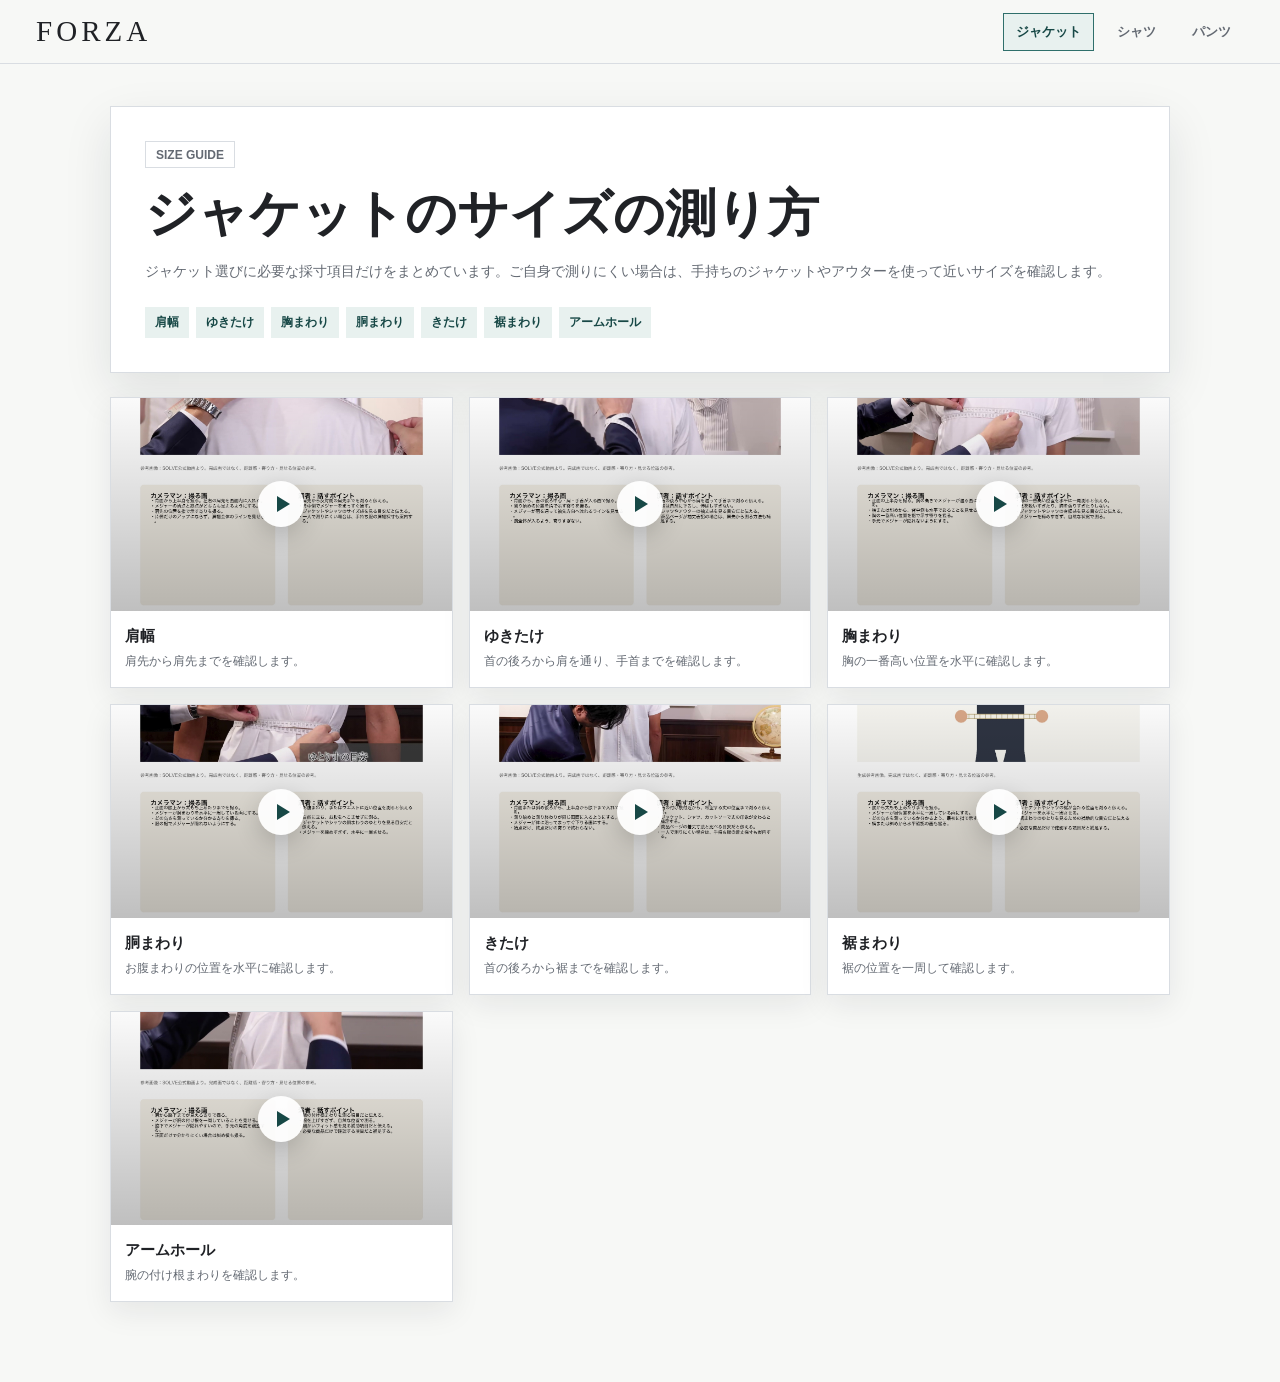
<file: jacket.html>
<!doctype html>
<html lang="ja">
<head>
  <meta charset="utf-8">
  <meta name="viewport" content="width=device-width, initial-scale=1">
  <title>ジャケットのサイズの測り方</title>
  <link rel="stylesheet" href="styles.css">
</head>
<body>
  <header class="site-header">
    <a class="brand" href="index.html">FORZA</a>
    <nav class="nav" aria-label="確認用ナビゲーション">
      <a class="current" href="jacket.html">ジャケット</a>
      <a href="shirt.html">シャツ</a>
      <a href="pants.html">パンツ</a>
    </nav>
  </header>

  <main class="page guide-page">
    <section class="guide-hero">
      <span class="label">SIZE GUIDE</span>
      <h1>ジャケットのサイズの測り方</h1>
      <p>ジャケット選びに必要な採寸項目だけをまとめています。ご自身で測りにくい場合は、手持ちのジャケットやアウターを使って近いサイズを確認します。</p>
      <div class="pill-list">
        <span>肩幅</span><span>ゆきたけ</span><span>胸まわり</span><span>胴まわり</span><span>きたけ</span><span>裾まわり</span><span>アームホール</span>
      </div>
    </section>

    <section class="video-grid" aria-label="ジャケット採寸動画">
      <article class="video-card"><div class="thumb"><img src="assets/shoulder.jpg" alt="肩幅の測り方"><span class="play"></span></div><div class="card-body"><strong>肩幅</strong><span>肩先から肩先までを確認します。</span></div></article>
      <article class="video-card"><div class="thumb"><img src="assets/yuki.jpg" alt="ゆきたけの測り方"><span class="play"></span></div><div class="card-body"><strong>ゆきたけ</strong><span>首の後ろから肩を通り、手首までを確認します。</span></div></article>
      <article class="video-card"><div class="thumb"><img src="assets/chest.jpg" alt="胸まわりの測り方"><span class="play"></span></div><div class="card-body"><strong>胸まわり</strong><span>胸の一番高い位置を水平に確認します。</span></div></article>
      <article class="video-card"><div class="thumb"><img src="assets/waist_body.jpg" alt="胴まわりの測り方"><span class="play"></span></div><div class="card-body"><strong>胴まわり</strong><span>お腹まわりの位置を水平に確認します。</span></div></article>
      <article class="video-card"><div class="thumb"><img src="assets/length.jpg" alt="きたけの測り方"><span class="play"></span></div><div class="card-body"><strong>きたけ</strong><span>首の後ろから裾までを確認します。</span></div></article>
      <article class="video-card"><div class="thumb"><img src="assets/hem.jpg" alt="裾まわりの測り方"><span class="play"></span></div><div class="card-body"><strong>裾まわり</strong><span>裾の位置を一周して確認します。</span></div></article>
      <article class="video-card"><div class="thumb"><img src="assets/armhole.jpg" alt="アームホールの測り方"><span class="play"></span></div><div class="card-body"><strong>アームホール</strong><span>腕の付け根まわりを確認します。</span></div></article>
    </section>
  </main>
</body>
</html>
</file>
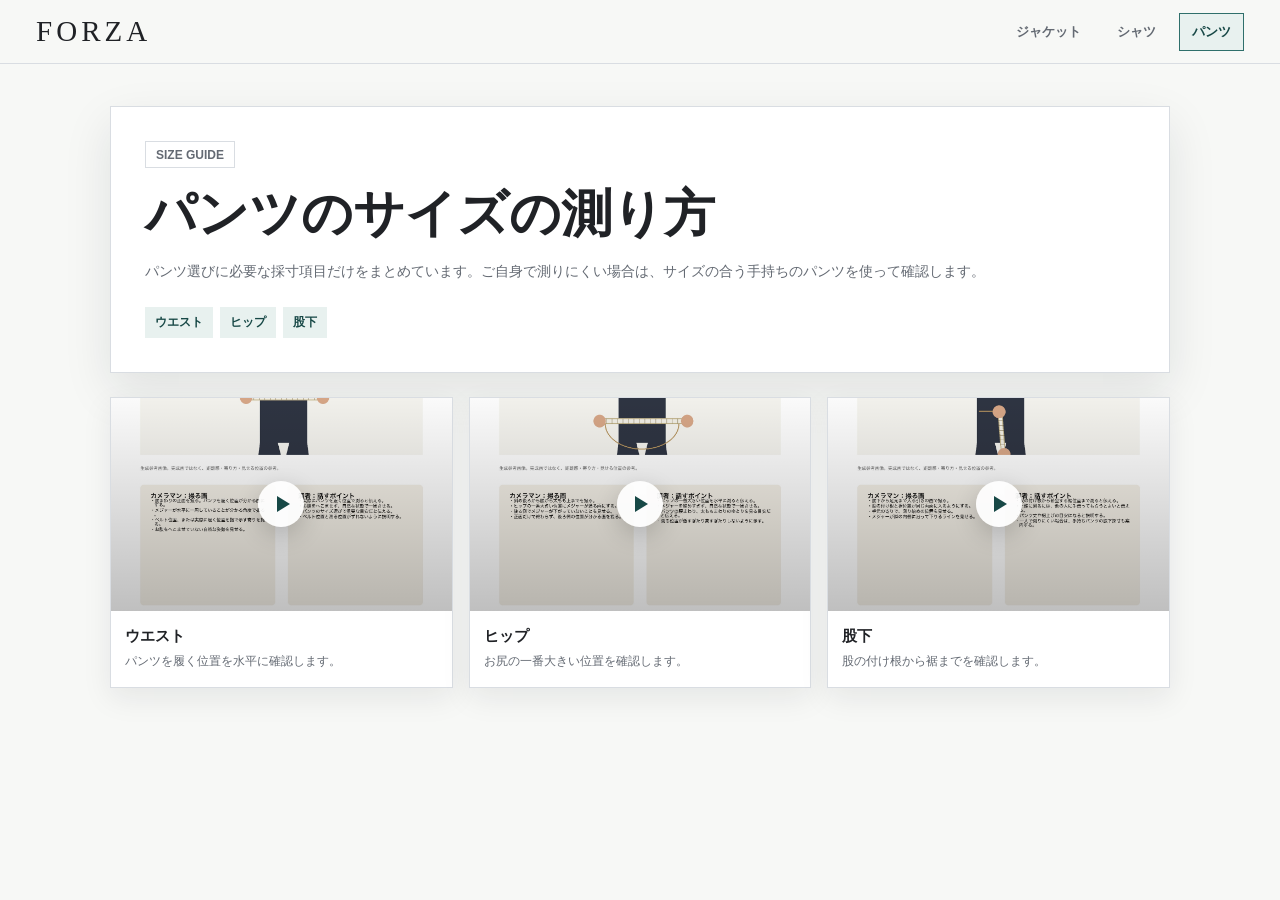
<file: pants.html>
<!doctype html>
<html lang="ja">
<head>
  <meta charset="utf-8">
  <meta name="viewport" content="width=device-width, initial-scale=1">
  <title>パンツのサイズの測り方</title>
  <link rel="stylesheet" href="styles.css">
</head>
<body>
  <header class="site-header">
    <a class="brand" href="index.html">FORZA</a>
    <nav class="nav" aria-label="確認用ナビゲーション">
      <a href="jacket.html">ジャケット</a>
      <a href="shirt.html">シャツ</a>
      <a class="current" href="pants.html">パンツ</a>
    </nav>
  </header>

  <main class="page guide-page">
    <section class="guide-hero">
      <span class="label">SIZE GUIDE</span>
      <h1>パンツのサイズの測り方</h1>
      <p>パンツ選びに必要な採寸項目だけをまとめています。ご自身で測りにくい場合は、サイズの合う手持ちのパンツを使って確認します。</p>
      <div class="pill-list">
        <span>ウエスト</span><span>ヒップ</span><span>股下</span>
      </div>
    </section>

    <section class="video-grid" aria-label="パンツ採寸動画">
      <article class="video-card"><div class="thumb"><img src="assets/waist_pants.jpg" alt="ウエストの測り方"><span class="play"></span></div><div class="card-body"><strong>ウエスト</strong><span>パンツを履く位置を水平に確認します。</span></div></article>
      <article class="video-card"><div class="thumb"><img src="assets/hip.jpg" alt="ヒップの測り方"><span class="play"></span></div><div class="card-body"><strong>ヒップ</strong><span>お尻の一番大きい位置を確認します。</span></div></article>
      <article class="video-card"><div class="thumb"><img src="assets/inseam.jpg" alt="股下の測り方"><span class="play"></span></div><div class="card-body"><strong>股下</strong><span>股の付け根から裾までを確認します。</span></div></article>
    </section>
  </main>
</body>
</html>
</file>
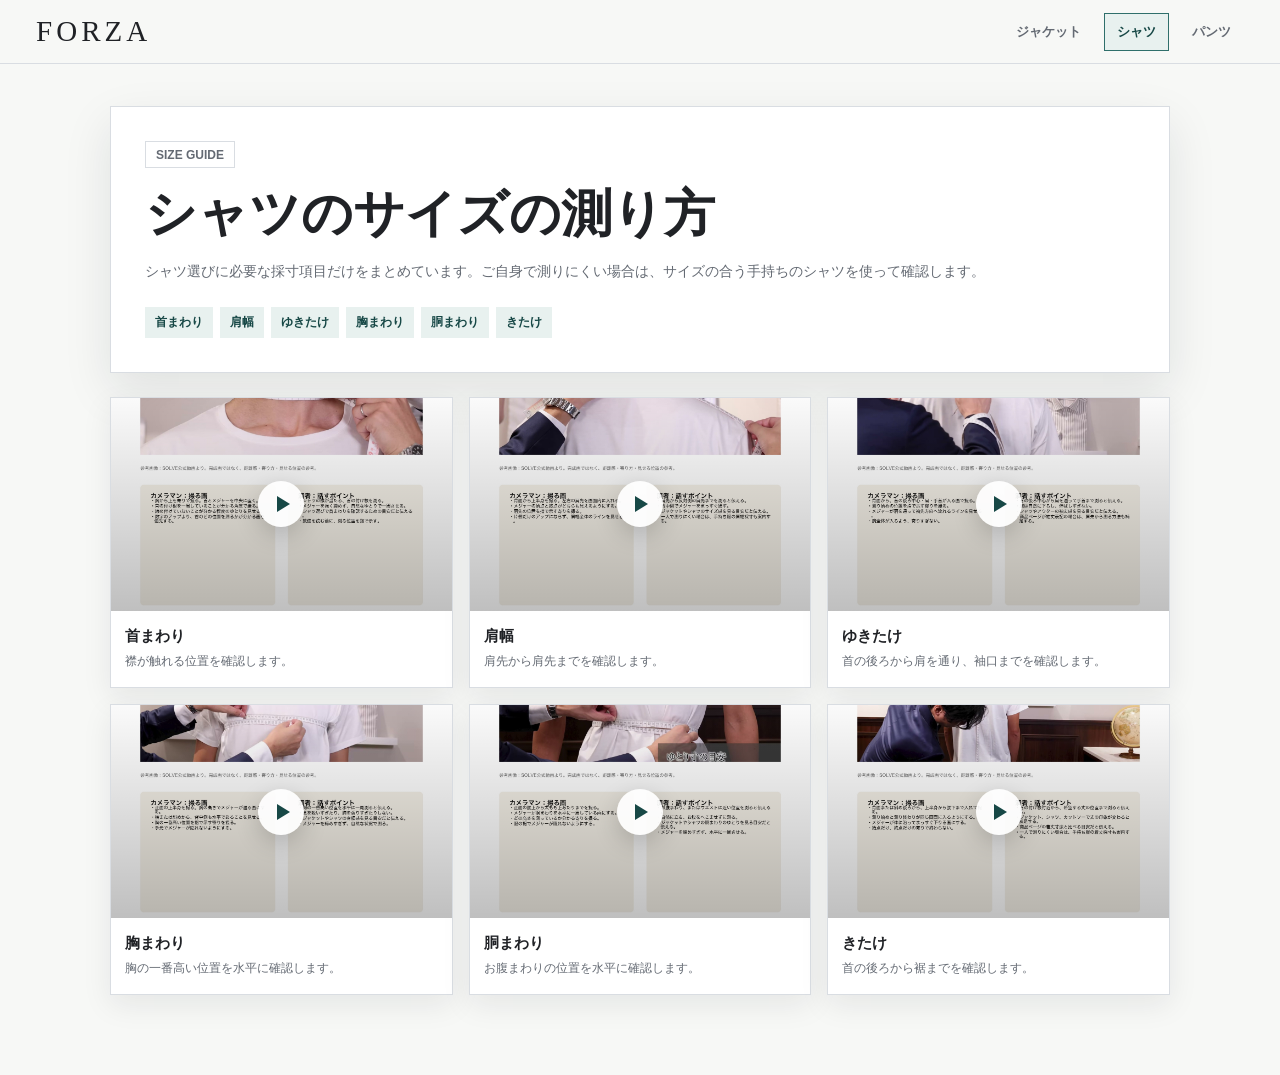
<file: shirt.html>
<!doctype html>
<html lang="ja">
<head>
  <meta charset="utf-8">
  <meta name="viewport" content="width=device-width, initial-scale=1">
  <title>シャツのサイズの測り方</title>
  <link rel="stylesheet" href="styles.css">
</head>
<body>
  <header class="site-header">
    <a class="brand" href="index.html">FORZA</a>
    <nav class="nav" aria-label="確認用ナビゲーション">
      <a href="jacket.html">ジャケット</a>
      <a class="current" href="shirt.html">シャツ</a>
      <a href="pants.html">パンツ</a>
    </nav>
  </header>

  <main class="page guide-page">
    <section class="guide-hero">
      <span class="label">SIZE GUIDE</span>
      <h1>シャツのサイズの測り方</h1>
      <p>シャツ選びに必要な採寸項目だけをまとめています。ご自身で測りにくい場合は、サイズの合う手持ちのシャツを使って確認します。</p>
      <div class="pill-list">
        <span>首まわり</span><span>肩幅</span><span>ゆきたけ</span><span>胸まわり</span><span>胴まわり</span><span>きたけ</span>
      </div>
    </section>

    <section class="video-grid" aria-label="シャツ採寸動画">
      <article class="video-card"><div class="thumb"><img src="assets/neck.jpg" alt="首まわりの測り方"><span class="play"></span></div><div class="card-body"><strong>首まわり</strong><span>襟が触れる位置を確認します。</span></div></article>
      <article class="video-card"><div class="thumb"><img src="assets/shoulder.jpg" alt="肩幅の測り方"><span class="play"></span></div><div class="card-body"><strong>肩幅</strong><span>肩先から肩先までを確認します。</span></div></article>
      <article class="video-card"><div class="thumb"><img src="assets/yuki.jpg" alt="ゆきたけの測り方"><span class="play"></span></div><div class="card-body"><strong>ゆきたけ</strong><span>首の後ろから肩を通り、袖口までを確認します。</span></div></article>
      <article class="video-card"><div class="thumb"><img src="assets/chest.jpg" alt="胸まわりの測り方"><span class="play"></span></div><div class="card-body"><strong>胸まわり</strong><span>胸の一番高い位置を水平に確認します。</span></div></article>
      <article class="video-card"><div class="thumb"><img src="assets/waist_body.jpg" alt="胴まわりの測り方"><span class="play"></span></div><div class="card-body"><strong>胴まわり</strong><span>お腹まわりの位置を水平に確認します。</span></div></article>
      <article class="video-card"><div class="thumb"><img src="assets/length.jpg" alt="きたけの測り方"><span class="play"></span></div><div class="card-body"><strong>きたけ</strong><span>首の後ろから裾までを確認します。</span></div></article>
    </section>
  </main>
</body>
</html>
</file>
<file: styles.css>
:root {
  --ink: #202226;
  --muted: #646a73;
  --line: #d9dde2;
  --paper: #f7f8f6;
  --panel: #ffffff;
  --accent: #2f6f6b;
  --accent-dark: #174846;
  --soft: #e8f1ef;
  --gold: #a7813a;
  --shadow: 0 18px 45px rgba(22, 30, 36, 0.10);
}

* {
  box-sizing: border-box;
}

body {
  margin: 0;
  color: var(--ink);
  background: var(--paper);
  font-family: -apple-system, BlinkMacSystemFont, "Hiragino Sans", "Yu Gothic", "YuGothic", "Noto Sans JP", sans-serif;
  letter-spacing: 0;
}

a {
  color: inherit;
  text-decoration: none;
}

.site-header {
  position: sticky;
  top: 0;
  z-index: 10;
  display: flex;
  align-items: center;
  justify-content: space-between;
  gap: 20px;
  min-height: 64px;
  padding: 0 36px;
  border-bottom: 1px solid var(--line);
  background: rgba(247, 248, 246, 0.94);
  backdrop-filter: blur(14px);
}

.brand {
  font-family: Georgia, "Times New Roman", serif;
  font-size: 29px;
  letter-spacing: 0.14em;
  font-weight: 500;
}

.nav {
  display: flex;
  gap: 10px;
  overflow-x: auto;
  white-space: nowrap;
}

.nav a {
  padding: 9px 12px;
  border: 1px solid transparent;
  color: var(--muted);
  font-size: 13px;
  font-weight: 700;
}

.nav a.current {
  border-color: var(--accent);
  color: var(--accent-dark);
  background: var(--soft);
}

.page {
  width: min(1120px, calc(100% - 48px));
  margin: 0 auto;
  padding: 42px 0 80px;
}

.guide-hero {
  background: var(--panel);
  border: 1px solid var(--line);
  box-shadow: var(--shadow);
}

.guide-hero {
  padding: 34px;
}

.label,
.eyebrow {
  display: inline-flex;
  align-items: center;
  min-height: 27px;
  padding: 0 10px;
  border: 1px solid var(--line);
  color: var(--muted);
  background: #fff;
  font-size: 12px;
  font-weight: 700;
}

h1,
h2,
h3,
p {
  margin-top: 0;
}

.guide-hero h1 {
  max-width: 820px;
  margin: 16px 0 14px;
  font-size: clamp(30px, 4vw, 52px);
  line-height: 1.18;
  font-weight: 700;
}

.guide-hero p {
  color: var(--muted);
  font-size: 14px;
  line-height: 1.9;
}

.product-links {
  display: grid;
  gap: 18px;
  max-width: 520px;
}

.measure-banner {
  display: grid;
  grid-template-columns: 1fr auto;
  align-items: center;
  gap: 18px;
  min-height: 104px;
  padding: 20px;
  color: #fff;
  background: linear-gradient(135deg, var(--accent-dark), var(--accent));
  border: 1px solid rgba(255,255,255,0.25);
}

.measure-banner strong {
  display: block;
  margin-bottom: 6px;
  font-size: 17px;
}

.measure-banner span {
  color: rgba(255,255,255,0.78);
  font-size: 13px;
  line-height: 1.7;
}

.measure-banner .arrow {
  display: grid;
  place-items: center;
  width: 42px;
  height: 42px;
  border: 1px solid rgba(255,255,255,0.45);
  border-radius: 999px;
  font-size: 22px;
}

.guide-page {
  max-width: 1060px;
}

.pill-list {
  display: flex;
  flex-wrap: wrap;
  gap: 7px;
  margin-top: 22px;
}

.pill-list span {
  padding: 7px 10px;
  background: var(--soft);
  color: var(--accent-dark);
  font-size: 12px;
  font-weight: 700;
}

.video-grid {
  display: grid;
  grid-template-columns: repeat(3, minmax(0, 1fr));
  gap: 16px;
  margin-top: 24px;
}

.video-card {
  min-width: 0;
  border: 1px solid var(--line);
  background: #fff;
  overflow: hidden;
  box-shadow: 0 10px 28px rgba(22, 30, 36, 0.08);
}

.thumb {
  position: relative;
  aspect-ratio: 16 / 10;
  overflow: hidden;
  background: #e5e8eb;
}

.thumb img {
  width: 100%;
  height: 100%;
  object-fit: cover;
  display: block;
}

.play {
  position: absolute;
  inset: 0;
  display: grid;
  place-items: center;
  background: linear-gradient(180deg, rgba(0,0,0,0.02), rgba(0,0,0,0.25));
}

.play::before {
  content: "";
  width: 46px;
  height: 46px;
  border-radius: 999px;
  background: rgba(255,255,255,0.92);
  box-shadow: 0 8px 24px rgba(0,0,0,0.18);
}

.play::after {
  content: "";
  position: absolute;
  border-left: 13px solid var(--accent-dark);
  border-top: 8px solid transparent;
  border-bottom: 8px solid transparent;
  margin-left: 4px;
}

.card-body {
  padding: 14px 14px 16px;
}

.card-body strong {
  display: block;
  margin-bottom: 6px;
  font-size: 15px;
  line-height: 1.4;
}

.card-body span {
  display: block;
  color: var(--muted);
  font-size: 12px;
  line-height: 1.6;
}

@media (max-width: 860px) {
  .video-grid {
    grid-template-columns: repeat(2, minmax(0, 1fr));
  }
}

@media (max-width: 620px) {
  .site-header {
    align-items: flex-start;
    flex-direction: column;
    padding: 14px 18px;
  }

  .page {
    width: min(100% - 28px, 1120px);
    padding-top: 24px;
  }

  .guide-hero,
  .measure-banner {
    padding: 22px;
  }

  .video-grid {
    grid-template-columns: 1fr;
  }
}
</file>
